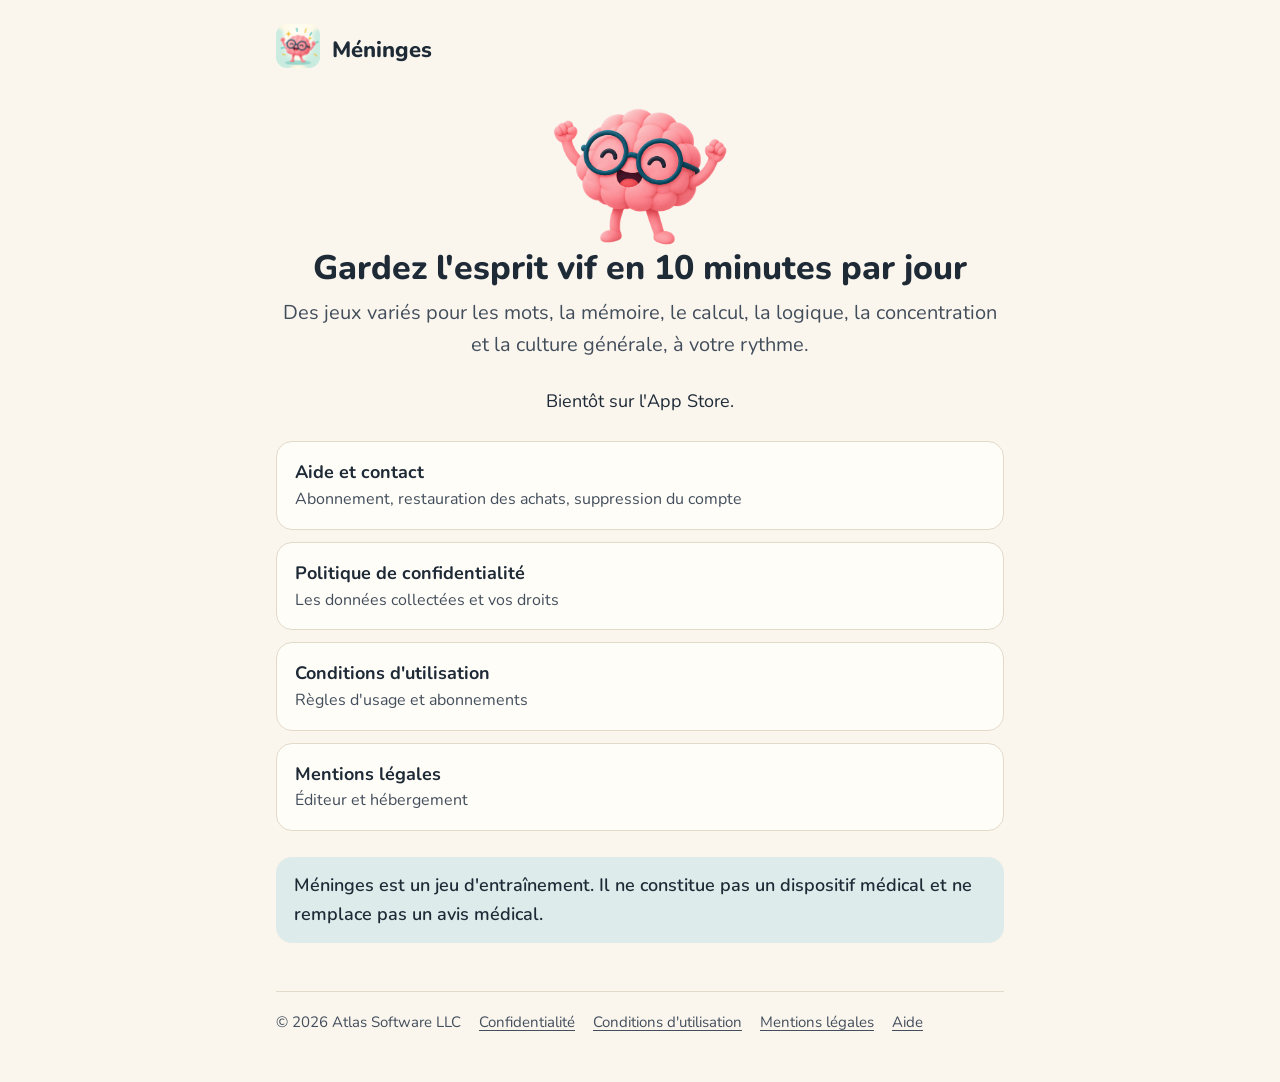
<file: index.html>
<!doctype html>
<html lang="fr">
<head>
<meta charset="utf-8">
<meta name="viewport" content="width=device-width, initial-scale=1">
<title>Méninges : jeux de mémoire</title>
<meta name="description" content="Méninges, 10 minutes par jour de jeux de mots, de calcul, de logique, de mémoire et de culture générale.">
<link rel="icon" href="assets/icone.png">
<link rel="apple-touch-icon" href="assets/icone.png">
<link rel="preconnect" href="https://fonts.googleapis.com">
<link rel="preconnect" href="https://fonts.gstatic.com" crossorigin>
<link href="https://fonts.googleapis.com/css2?family=Nunito:wght@400;600;700;800&display=swap" rel="stylesheet">
<link rel="stylesheet" href="style.css">
</head>
<body>
<div class="page">
<header class="haut"><a href=""><img src="assets/icone.png" alt=""></a><a class="marque" href="">Méninges</a></header>
<main>

<section class="accueil">
<img class="mascotte" src="assets/mascotte.png" alt="La mascotte de Méninges, un cerveau souriant à lunettes">
<h1>Gardez l'esprit vif en 10 minutes par jour</h1>
<p class="sous-titre">Des jeux variés pour les mots, la mémoire, le calcul, la logique, la concentration et la culture générale, à votre rythme.</p>
<p>Bientôt sur l'App Store.</p>
</section>
<nav class="liens">
<a href="aide/">Aide et contact<span>Abonnement, restauration des achats, suppression du compte</span></a>
<a href="confidentialite/">Politique de confidentialité<span>Les données collectées et vos droits</span></a>
<a href="conditions/">Conditions d'utilisation<span>Règles d'usage et abonnements</span></a>
<a href="mentions-legales/">Mentions légales<span>Éditeur et hébergement</span></a>
</nav>
<p class="avertissement">Méninges est un jeu d'entraînement. Il ne constitue pas un dispositif médical et ne remplace pas un avis médical.</p>

</main>
<footer class="bas">
<span>© 2026 Atlas Software LLC</span>
<a href="confidentialite/">Confidentialité</a>
<a href="conditions/">Conditions d'utilisation</a>
<a href="mentions-legales/">Mentions légales</a>
<a href="aide/">Aide</a>
</footer>
</div>
</body>
</html>
</file>
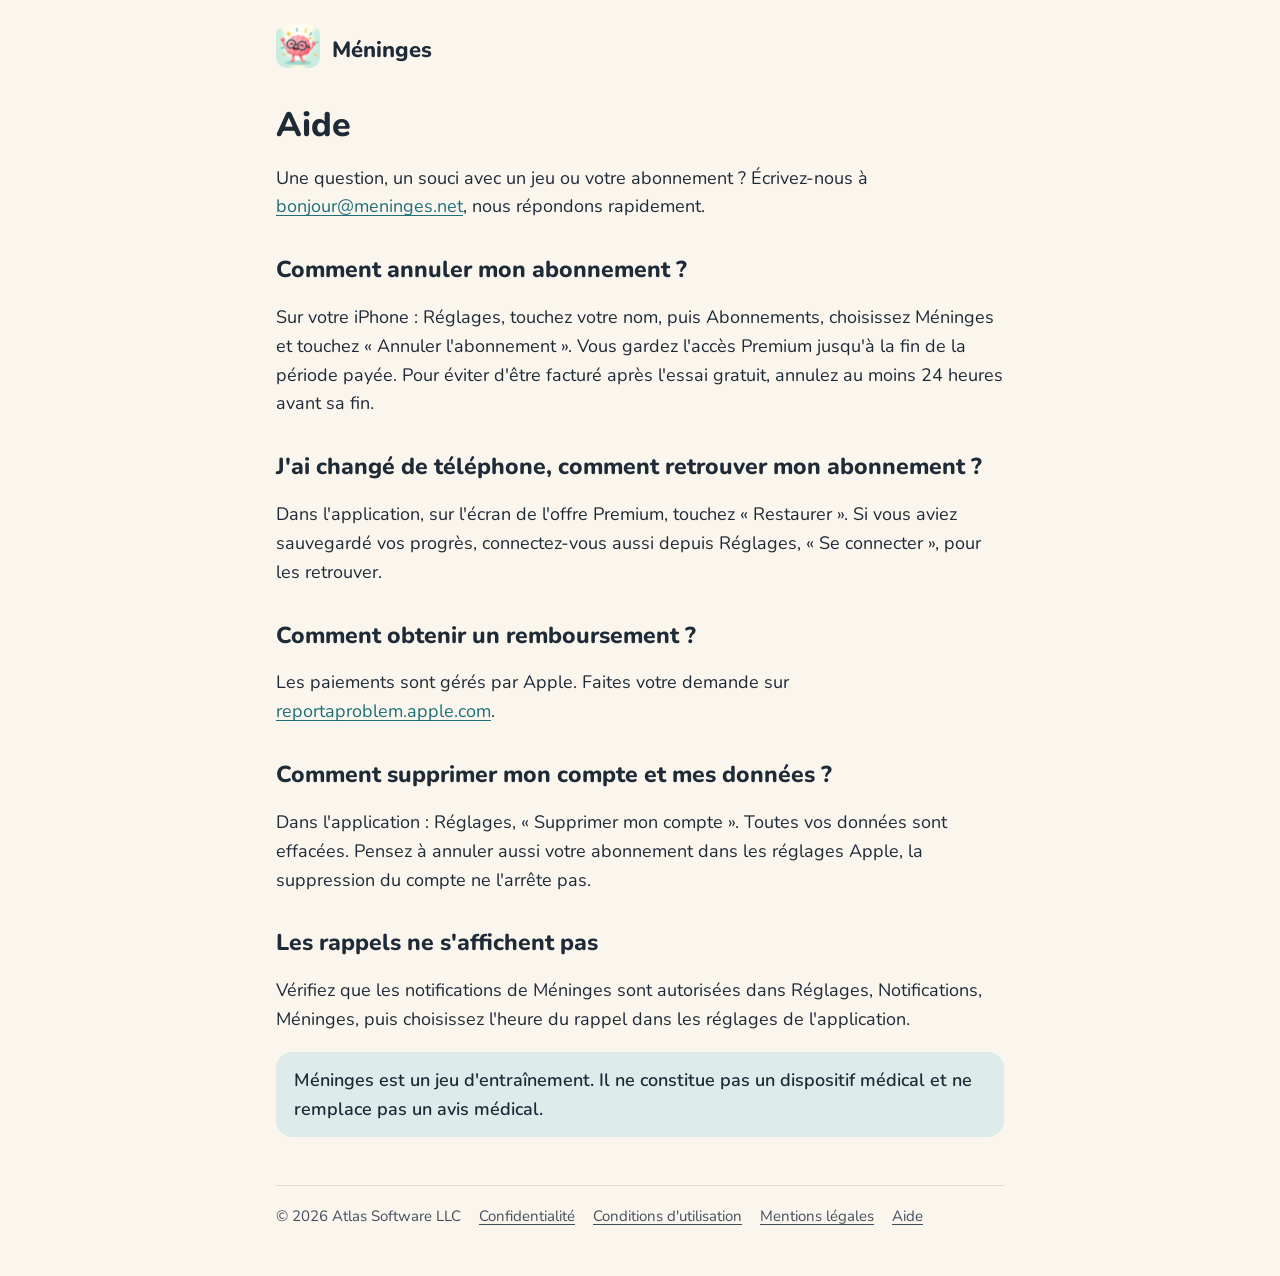
<file: aide/index.html>
<!doctype html>
<html lang="fr">
<head>
<meta charset="utf-8">
<meta name="viewport" content="width=device-width, initial-scale=1">
<title>Aide | Méninges</title>
<meta name="description" content="Aide et contact pour l'application Méninges : abonnement, achats, compte.">
<link rel="icon" href="../assets/icone.png">
<link rel="apple-touch-icon" href="../assets/icone.png">
<link rel="preconnect" href="https://fonts.googleapis.com">
<link rel="preconnect" href="https://fonts.gstatic.com" crossorigin>
<link href="https://fonts.googleapis.com/css2?family=Nunito:wght@400;600;700;800&display=swap" rel="stylesheet">
<link rel="stylesheet" href="../style.css">
</head>
<body>
<div class="page">
<header class="haut"><a href="../"><img src="../assets/icone.png" alt=""></a><a class="marque" href="../">Méninges</a></header>
<main>

<h1>Aide</h1>
<p>Une question, un souci avec un jeu ou votre abonnement ? Écrivez-nous à <a href="mailto:bonjour@meninges.net">bonjour@meninges.net</a>, nous répondons rapidement.</p>

<h2>Comment annuler mon abonnement ?</h2>
<p>Sur votre iPhone : Réglages, touchez votre nom, puis Abonnements, choisissez Méninges et touchez « Annuler l'abonnement ». Vous gardez l'accès Premium jusqu'à la fin de la période payée. Pour éviter d'être facturé après l'essai gratuit, annulez au moins 24 heures avant sa fin.</p>

<h2>J'ai changé de téléphone, comment retrouver mon abonnement ?</h2>
<p>Dans l'application, sur l'écran de l'offre Premium, touchez « Restaurer ». Si vous aviez sauvegardé vos progrès, connectez-vous aussi depuis Réglages, « Se connecter », pour les retrouver.</p>

<h2>Comment obtenir un remboursement ?</h2>
<p>Les paiements sont gérés par Apple. Faites votre demande sur <a href="https://reportaproblem.apple.com">reportaproblem.apple.com</a>.</p>

<h2>Comment supprimer mon compte et mes données ?</h2>
<p>Dans l'application : Réglages, « Supprimer mon compte ». Toutes vos données sont effacées. Pensez à annuler aussi votre abonnement dans les réglages Apple, la suppression du compte ne l'arrête pas.</p>

<h2>Les rappels ne s'affichent pas</h2>
<p>Vérifiez que les notifications de Méninges sont autorisées dans Réglages, Notifications, Méninges, puis choisissez l'heure du rappel dans les réglages de l'application.</p>
<p class="avertissement">Méninges est un jeu d'entraînement. Il ne constitue pas un dispositif médical et ne remplace pas un avis médical.</p>

</main>
<footer class="bas">
<span>© 2026 Atlas Software LLC</span>
<a href="../confidentialite/">Confidentialité</a>
<a href="../conditions/">Conditions d'utilisation</a>
<a href="../mentions-legales/">Mentions légales</a>
<a href="../aide/">Aide</a>
</footer>
</div>
</body>
</html>
</file>
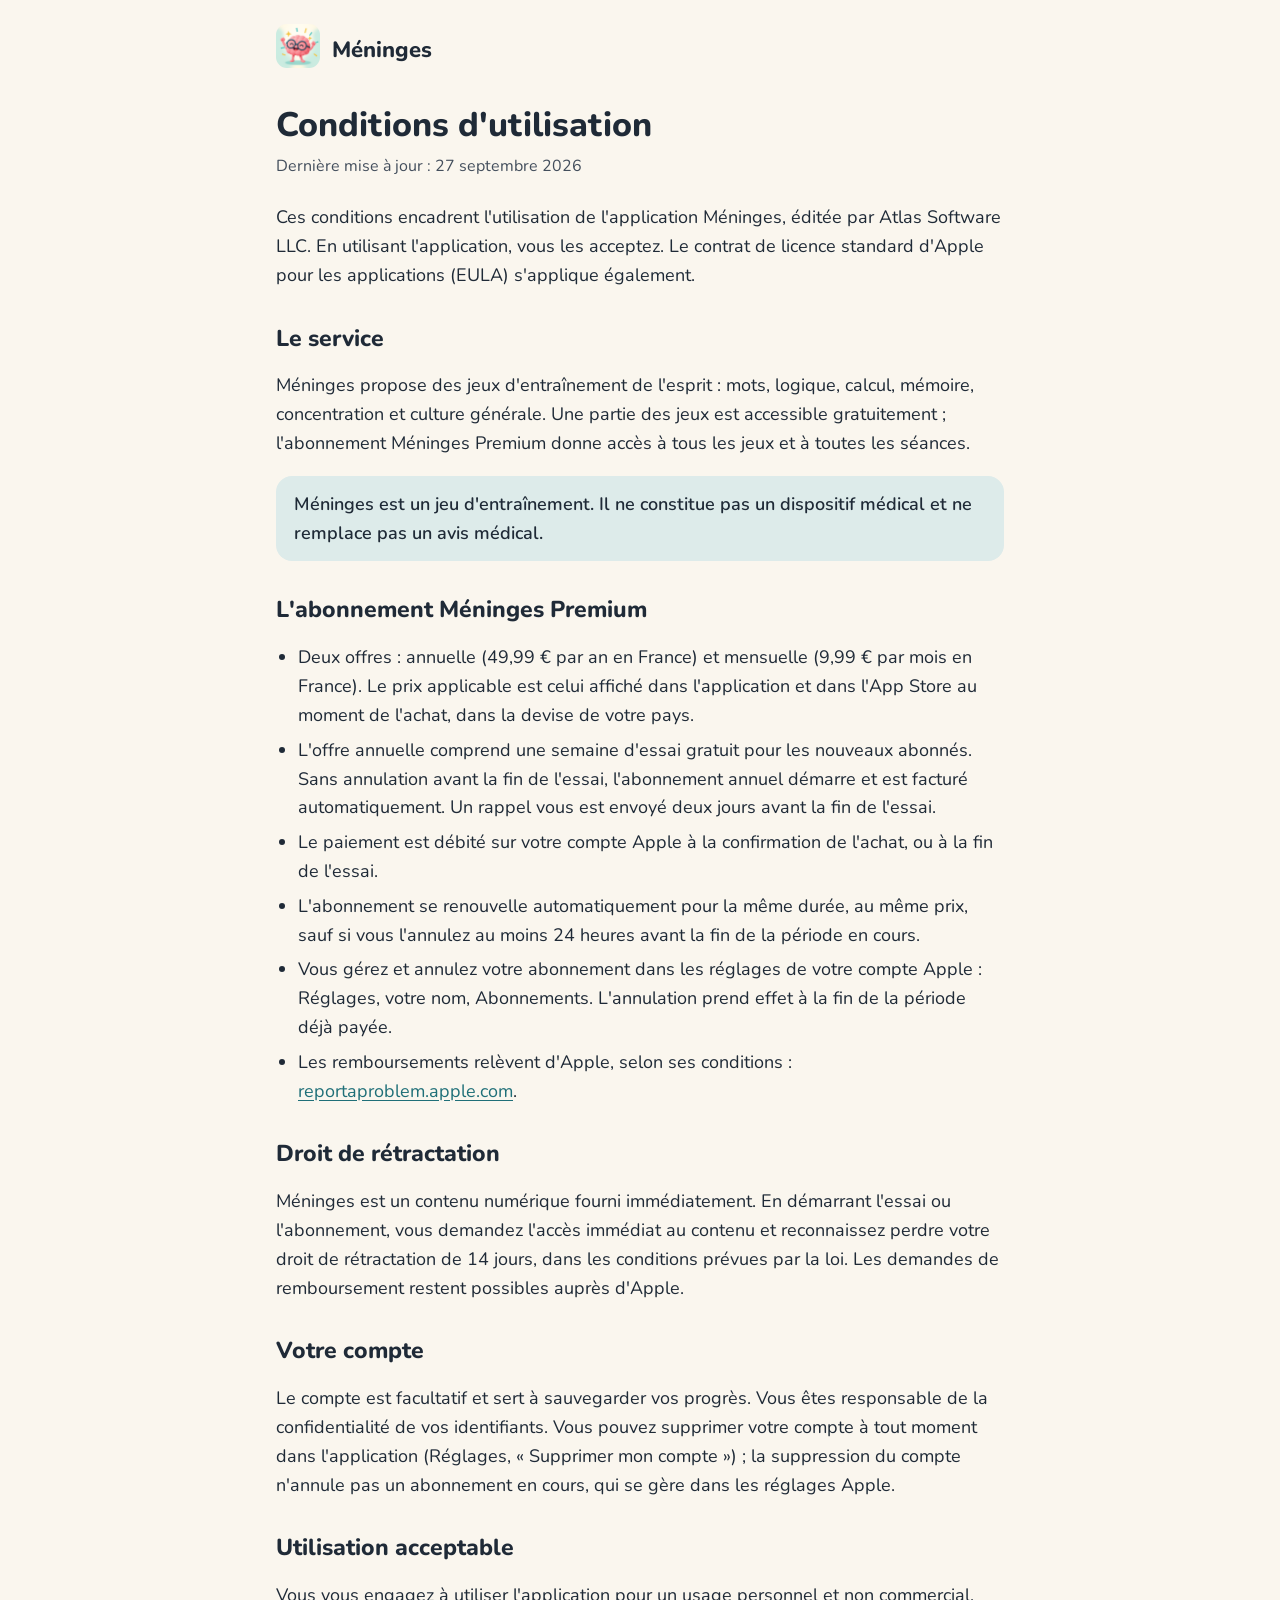
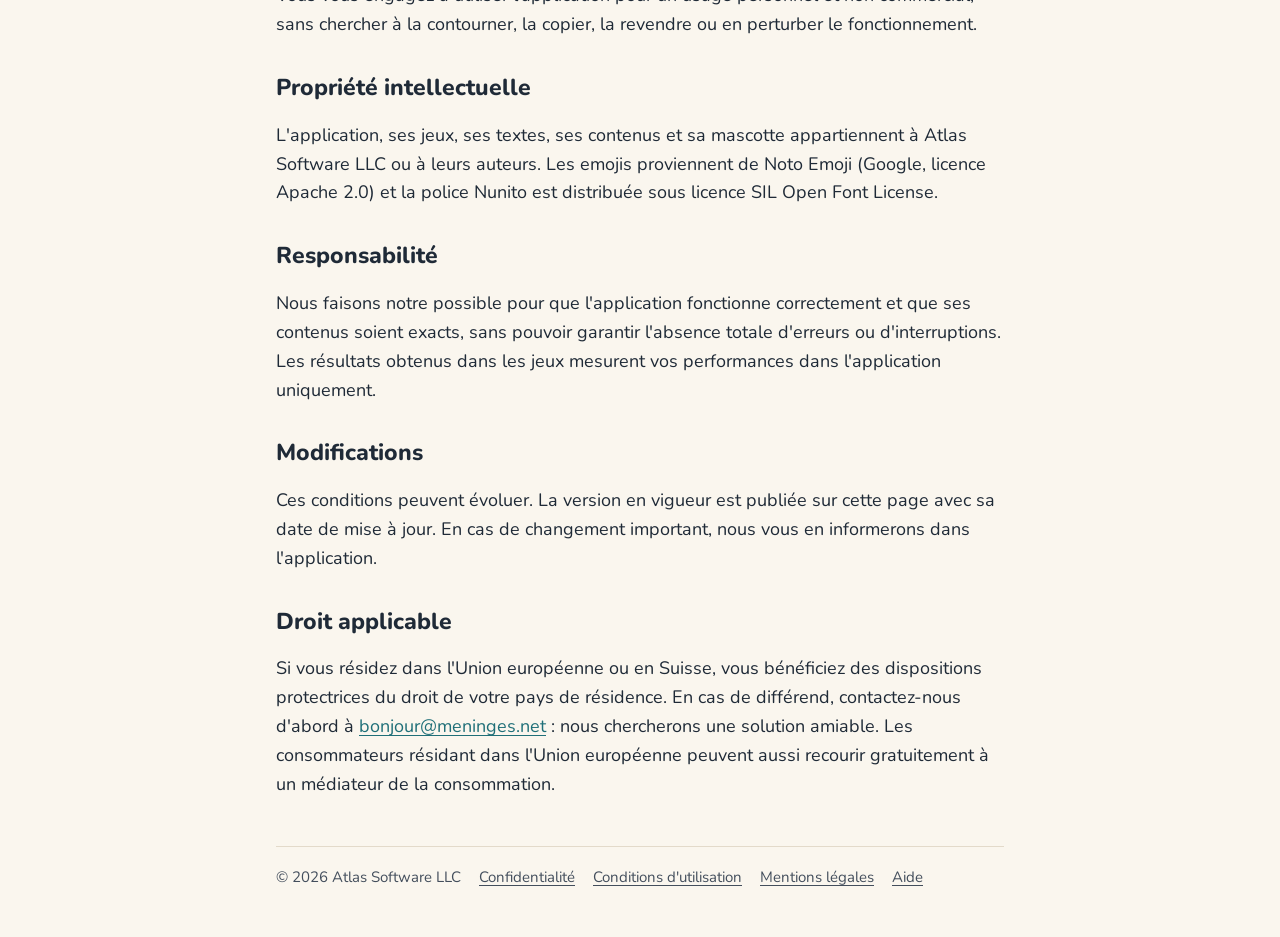
<file: conditions/index.html>
<!doctype html>
<html lang="fr">
<head>
<meta charset="utf-8">
<meta name="viewport" content="width=device-width, initial-scale=1">
<title>Conditions d'utilisation | Méninges</title>
<meta name="description" content="Conditions générales d'utilisation et d'abonnement de l'application Méninges.">
<link rel="icon" href="../assets/icone.png">
<link rel="apple-touch-icon" href="../assets/icone.png">
<link rel="preconnect" href="https://fonts.googleapis.com">
<link rel="preconnect" href="https://fonts.gstatic.com" crossorigin>
<link href="https://fonts.googleapis.com/css2?family=Nunito:wght@400;600;700;800&display=swap" rel="stylesheet">
<link rel="stylesheet" href="../style.css">
</head>
<body>
<div class="page">
<header class="haut"><a href="../"><img src="../assets/icone.png" alt=""></a><a class="marque" href="../">Méninges</a></header>
<main>

<h1>Conditions d'utilisation</h1>
<p class="maj">Dernière mise à jour : 27 septembre 2026</p>
<p>Ces conditions encadrent l'utilisation de l'application Méninges, éditée par Atlas Software LLC. En utilisant l'application, vous les acceptez. Le contrat de licence standard d'Apple pour les applications (EULA) s'applique également.</p>

<h2>Le service</h2>
<p>Méninges propose des jeux d'entraînement de l'esprit : mots, logique, calcul, mémoire, concentration et culture générale. Une partie des jeux est accessible gratuitement ; l'abonnement Méninges Premium donne accès à tous les jeux et à toutes les séances.</p>
<p class="avertissement">Méninges est un jeu d'entraînement. Il ne constitue pas un dispositif médical et ne remplace pas un avis médical.</p>

<h2>L'abonnement Méninges Premium</h2>
<ul>
<li>Deux offres : annuelle (49,99 € par an en France) et mensuelle (9,99 € par mois en France). Le prix applicable est celui affiché dans l'application et dans l'App Store au moment de l'achat, dans la devise de votre pays.</li>
<li>L'offre annuelle comprend une semaine d'essai gratuit pour les nouveaux abonnés. Sans annulation avant la fin de l'essai, l'abonnement annuel démarre et est facturé automatiquement. Un rappel vous est envoyé deux jours avant la fin de l'essai.</li>
<li>Le paiement est débité sur votre compte Apple à la confirmation de l'achat, ou à la fin de l'essai.</li>
<li>L'abonnement se renouvelle automatiquement pour la même durée, au même prix, sauf si vous l'annulez au moins 24 heures avant la fin de la période en cours.</li>
<li>Vous gérez et annulez votre abonnement dans les réglages de votre compte Apple : Réglages, votre nom, Abonnements. L'annulation prend effet à la fin de la période déjà payée.</li>
<li>Les remboursements relèvent d'Apple, selon ses conditions : <a href="https://reportaproblem.apple.com">reportaproblem.apple.com</a>.</li>
</ul>

<h2>Droit de rétractation</h2>
<p>Méninges est un contenu numérique fourni immédiatement. En démarrant l'essai ou l'abonnement, vous demandez l'accès immédiat au contenu et reconnaissez perdre votre droit de rétractation de 14 jours, dans les conditions prévues par la loi. Les demandes de remboursement restent possibles auprès d'Apple.</p>

<h2>Votre compte</h2>
<p>Le compte est facultatif et sert à sauvegarder vos progrès. Vous êtes responsable de la confidentialité de vos identifiants. Vous pouvez supprimer votre compte à tout moment dans l'application (Réglages, « Supprimer mon compte ») ; la suppression du compte n'annule pas un abonnement en cours, qui se gère dans les réglages Apple.</p>

<h2>Utilisation acceptable</h2>
<p>Vous vous engagez à utiliser l'application pour un usage personnel et non commercial, sans chercher à la contourner, la copier, la revendre ou en perturber le fonctionnement.</p>

<h2>Propriété intellectuelle</h2>
<p>L'application, ses jeux, ses textes, ses contenus et sa mascotte appartiennent à Atlas Software LLC ou à leurs auteurs. Les emojis proviennent de Noto Emoji (Google, licence Apache 2.0) et la police Nunito est distribuée sous licence SIL Open Font License.</p>

<h2>Responsabilité</h2>
<p>Nous faisons notre possible pour que l'application fonctionne correctement et que ses contenus soient exacts, sans pouvoir garantir l'absence totale d'erreurs ou d'interruptions. Les résultats obtenus dans les jeux mesurent vos performances dans l'application uniquement.</p>

<h2>Modifications</h2>
<p>Ces conditions peuvent évoluer. La version en vigueur est publiée sur cette page avec sa date de mise à jour. En cas de changement important, nous vous en informerons dans l'application.</p>

<h2>Droit applicable</h2>
<p>Si vous résidez dans l'Union européenne ou en Suisse, vous bénéficiez des dispositions protectrices du droit de votre pays de résidence. En cas de différend, contactez-nous d'abord à <a href="mailto:bonjour@meninges.net">bonjour@meninges.net</a> : nous chercherons une solution amiable. Les consommateurs résidant dans l'Union européenne peuvent aussi recourir gratuitement à un médiateur de la consommation.</p>

</main>
<footer class="bas">
<span>© 2026 Atlas Software LLC</span>
<a href="../confidentialite/">Confidentialité</a>
<a href="../conditions/">Conditions d'utilisation</a>
<a href="../mentions-legales/">Mentions légales</a>
<a href="../aide/">Aide</a>
</footer>
</div>
</body>
</html>
</file>
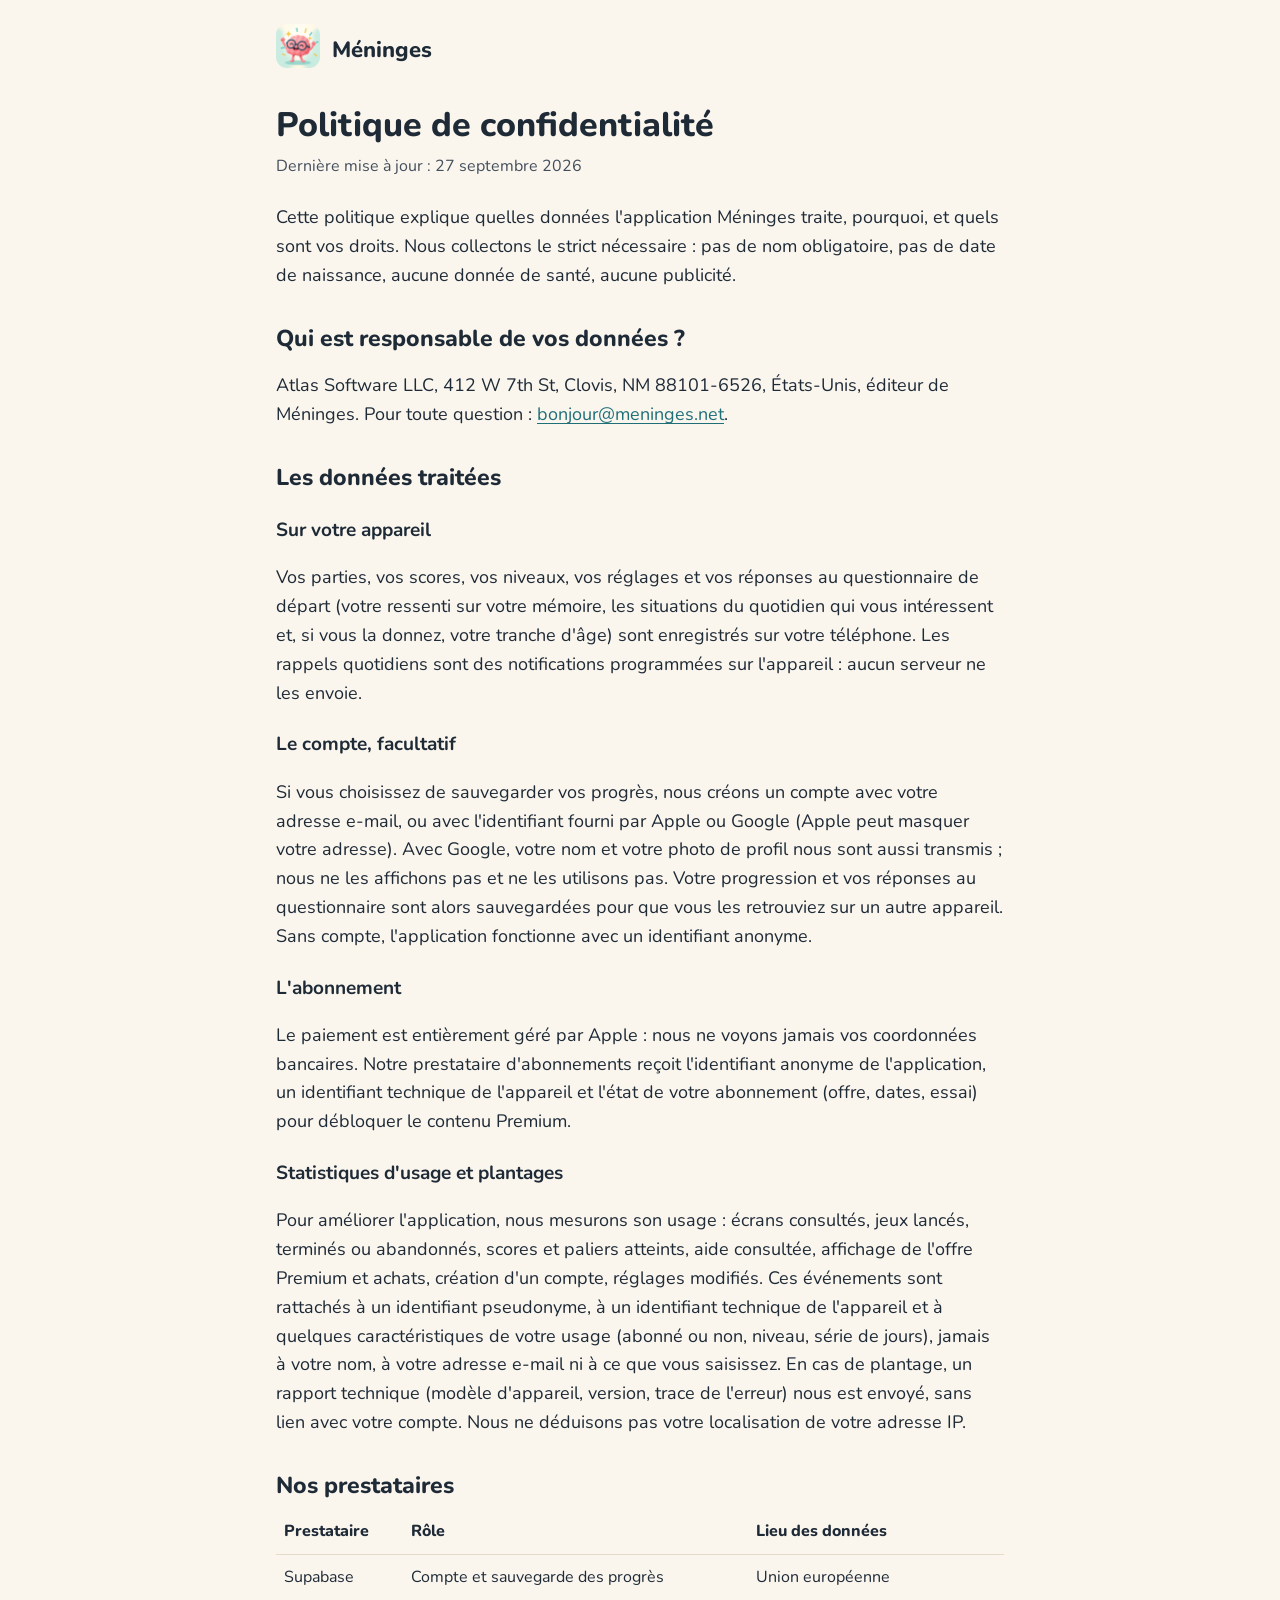
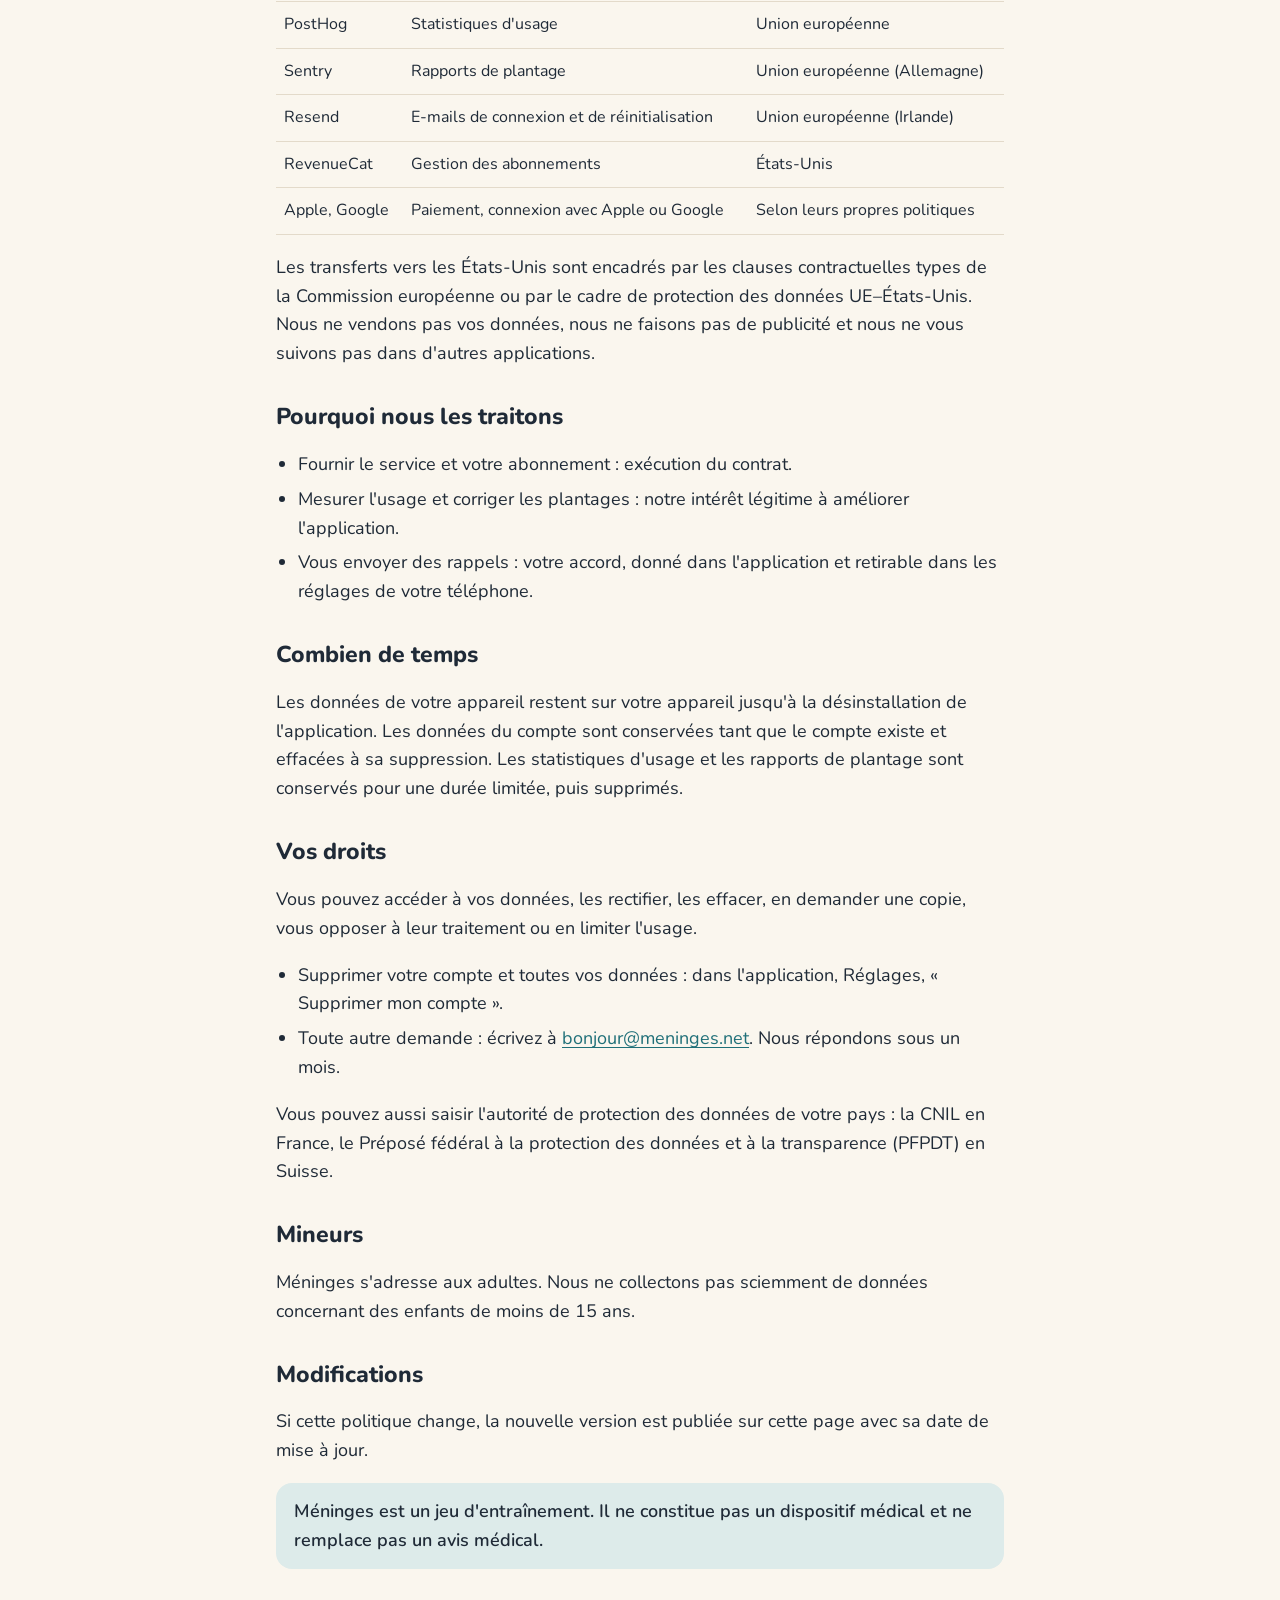
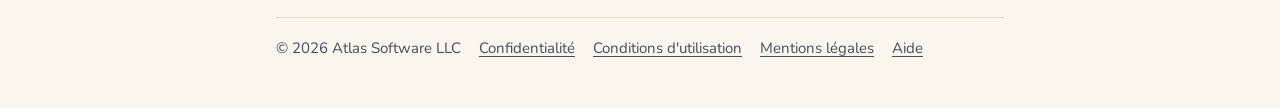
<file: confidentialite/index.html>
<!doctype html>
<html lang="fr">
<head>
<meta charset="utf-8">
<meta name="viewport" content="width=device-width, initial-scale=1">
<title>Confidentialité | Méninges</title>
<meta name="description" content="Politique de confidentialité de l'application Méninges.">
<link rel="icon" href="../assets/icone.png">
<link rel="apple-touch-icon" href="../assets/icone.png">
<link rel="preconnect" href="https://fonts.googleapis.com">
<link rel="preconnect" href="https://fonts.gstatic.com" crossorigin>
<link href="https://fonts.googleapis.com/css2?family=Nunito:wght@400;600;700;800&display=swap" rel="stylesheet">
<link rel="stylesheet" href="../style.css">
</head>
<body>
<div class="page">
<header class="haut"><a href="../"><img src="../assets/icone.png" alt=""></a><a class="marque" href="../">Méninges</a></header>
<main>

<h1>Politique de confidentialité</h1>
<p class="maj">Dernière mise à jour : 27 septembre 2026</p>
<p>Cette politique explique quelles données l'application Méninges traite, pourquoi, et quels sont vos droits. Nous collectons le strict nécessaire : pas de nom obligatoire, pas de date de naissance, aucune donnée de santé, aucune publicité.</p>

<h2>Qui est responsable de vos données ?</h2>
<p>Atlas Software LLC, 412 W 7th St, Clovis, NM 88101-6526, États-Unis, éditeur de Méninges. Pour toute question : <a href="mailto:bonjour@meninges.net">bonjour@meninges.net</a>.</p>

<h2>Les données traitées</h2>
<h3>Sur votre appareil</h3>
<p>Vos parties, vos scores, vos niveaux, vos réglages et vos réponses au questionnaire de départ (votre ressenti sur votre mémoire, les situations du quotidien qui vous intéressent et, si vous la donnez, votre tranche d'âge) sont enregistrés sur votre téléphone. Les rappels quotidiens sont des notifications programmées sur l'appareil : aucun serveur ne les envoie.</p>
<h3>Le compte, facultatif</h3>
<p>Si vous choisissez de sauvegarder vos progrès, nous créons un compte avec votre adresse e-mail, ou avec l'identifiant fourni par Apple ou Google (Apple peut masquer votre adresse). Avec Google, votre nom et votre photo de profil nous sont aussi transmis ; nous ne les affichons pas et ne les utilisons pas. Votre progression et vos réponses au questionnaire sont alors sauvegardées pour que vous les retrouviez sur un autre appareil. Sans compte, l'application fonctionne avec un identifiant anonyme.</p>
<h3>L'abonnement</h3>
<p>Le paiement est entièrement géré par Apple : nous ne voyons jamais vos coordonnées bancaires. Notre prestataire d'abonnements reçoit l'identifiant anonyme de l'application, un identifiant technique de l'appareil et l'état de votre abonnement (offre, dates, essai) pour débloquer le contenu Premium.</p>
<h3>Statistiques d'usage et plantages</h3>
<p>Pour améliorer l'application, nous mesurons son usage : écrans consultés, jeux lancés, terminés ou abandonnés, scores et paliers atteints, aide consultée, affichage de l'offre Premium et achats, création d'un compte, réglages modifiés. Ces événements sont rattachés à un identifiant pseudonyme, à un identifiant technique de l'appareil et à quelques caractéristiques de votre usage (abonné ou non, niveau, série de jours), jamais à votre nom, à votre adresse e-mail ni à ce que vous saisissez. En cas de plantage, un rapport technique (modèle d'appareil, version, trace de l'erreur) nous est envoyé, sans lien avec votre compte. Nous ne déduisons pas votre localisation de votre adresse IP.</p>

<h2>Nos prestataires</h2>
<div class="tableau"><table>
<tr><th>Prestataire</th><th>Rôle</th><th>Lieu des données</th></tr>
<tr><td>Supabase</td><td>Compte et sauvegarde des progrès</td><td>Union européenne</td></tr>
<tr><td>PostHog</td><td>Statistiques d'usage</td><td>Union européenne</td></tr>
<tr><td>Sentry</td><td>Rapports de plantage</td><td>Union européenne (Allemagne)</td></tr>
<tr><td>Resend</td><td>E-mails de connexion et de réinitialisation</td><td>Union européenne (Irlande)</td></tr>
<tr><td>RevenueCat</td><td>Gestion des abonnements</td><td>États-Unis</td></tr>
<tr><td>Apple, Google</td><td>Paiement, connexion avec Apple ou Google</td><td>Selon leurs propres politiques</td></tr>
</table></div>
<p>Les transferts vers les États-Unis sont encadrés par les clauses contractuelles types de la Commission européenne ou par le cadre de protection des données UE–États-Unis. Nous ne vendons pas vos données, nous ne faisons pas de publicité et nous ne vous suivons pas dans d'autres applications.</p>

<h2>Pourquoi nous les traitons</h2>
<ul>
<li>Fournir le service et votre abonnement : exécution du contrat.</li>
<li>Mesurer l'usage et corriger les plantages : notre intérêt légitime à améliorer l'application.</li>
<li>Vous envoyer des rappels : votre accord, donné dans l'application et retirable dans les réglages de votre téléphone.</li>
</ul>

<h2>Combien de temps</h2>
<p>Les données de votre appareil restent sur votre appareil jusqu'à la désinstallation de l'application. Les données du compte sont conservées tant que le compte existe et effacées à sa suppression. Les statistiques d'usage et les rapports de plantage sont conservés pour une durée limitée, puis supprimés.</p>

<h2>Vos droits</h2>
<p>Vous pouvez accéder à vos données, les rectifier, les effacer, en demander une copie, vous opposer à leur traitement ou en limiter l'usage.</p>
<ul>
<li>Supprimer votre compte et toutes vos données : dans l'application, Réglages, « Supprimer mon compte ».</li>
<li>Toute autre demande : écrivez à <a href="mailto:bonjour@meninges.net">bonjour@meninges.net</a>. Nous répondons sous un mois.</li>
</ul>
<p>Vous pouvez aussi saisir l'autorité de protection des données de votre pays : la CNIL en France, le Préposé fédéral à la protection des données et à la transparence (PFPDT) en Suisse.</p>

<h2>Mineurs</h2>
<p>Méninges s'adresse aux adultes. Nous ne collectons pas sciemment de données concernant des enfants de moins de 15 ans.</p>

<h2>Modifications</h2>
<p>Si cette politique change, la nouvelle version est publiée sur cette page avec sa date de mise à jour.</p>
<p class="avertissement">Méninges est un jeu d'entraînement. Il ne constitue pas un dispositif médical et ne remplace pas un avis médical.</p>

</main>
<footer class="bas">
<span>© 2026 Atlas Software LLC</span>
<a href="../confidentialite/">Confidentialité</a>
<a href="../conditions/">Conditions d'utilisation</a>
<a href="../mentions-legales/">Mentions légales</a>
<a href="../aide/">Aide</a>
</footer>
</div>
</body>
</html>
</file>
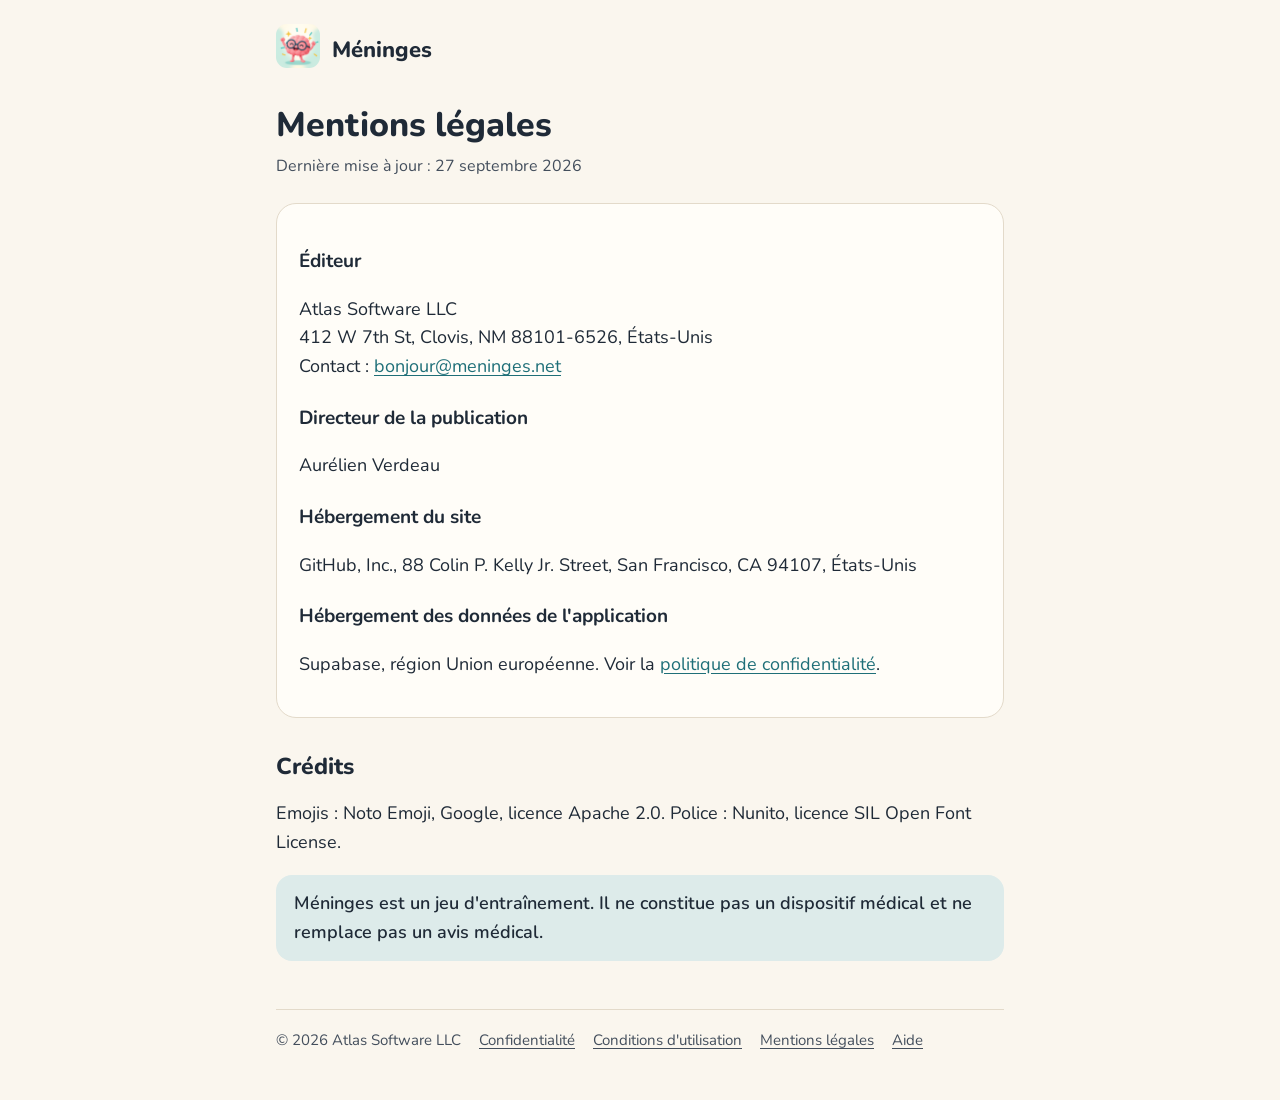
<file: mentions-legales/index.html>
<!doctype html>
<html lang="fr">
<head>
<meta charset="utf-8">
<meta name="viewport" content="width=device-width, initial-scale=1">
<title>Mentions légales | Méninges</title>
<meta name="description" content="Mentions légales de l'application et du site Méninges.">
<link rel="icon" href="../assets/icone.png">
<link rel="apple-touch-icon" href="../assets/icone.png">
<link rel="preconnect" href="https://fonts.googleapis.com">
<link rel="preconnect" href="https://fonts.gstatic.com" crossorigin>
<link href="https://fonts.googleapis.com/css2?family=Nunito:wght@400;600;700;800&display=swap" rel="stylesheet">
<link rel="stylesheet" href="../style.css">
</head>
<body>
<div class="page">
<header class="haut"><a href="../"><img src="../assets/icone.png" alt=""></a><a class="marque" href="../">Méninges</a></header>
<main>

<h1>Mentions légales</h1>
<p class="maj">Dernière mise à jour : 27 septembre 2026</p>
<div class="carte">
<h3>Éditeur</h3>
<p>Atlas Software LLC<br>412 W 7th St, Clovis, NM 88101-6526, États-Unis<br>Contact : <a href="mailto:bonjour@meninges.net">bonjour@meninges.net</a></p>
<h3>Directeur de la publication</h3>
<p>Aurélien Verdeau</p>
<h3>Hébergement du site</h3>
<p>GitHub, Inc., 88 Colin P. Kelly Jr. Street, San Francisco, CA 94107, États-Unis</p>
<h3>Hébergement des données de l'application</h3>
<p>Supabase, région Union européenne. Voir la <a href="../confidentialite/">politique de confidentialité</a>.</p>
</div>
<h2>Crédits</h2>
<p>Emojis : Noto Emoji, Google, licence Apache 2.0. Police : Nunito, licence SIL Open Font License.</p>
<p class="avertissement">Méninges est un jeu d'entraînement. Il ne constitue pas un dispositif médical et ne remplace pas un avis médical.</p>

</main>
<footer class="bas">
<span>© 2026 Atlas Software LLC</span>
<a href="../confidentialite/">Confidentialité</a>
<a href="../conditions/">Conditions d'utilisation</a>
<a href="../mentions-legales/">Mentions légales</a>
<a href="../aide/">Aide</a>
</footer>
</div>
</body>
</html>
</file>
<file: style.css>
:root {
  --creme: #faf6ee;
  --papier: #fffdf8;
  --encre: #1f2a37;
  --encre-douce: #434e5c;
  --canard: #1f6f78;
  --canard-doux: #ddebea;
  --filet: #e3dacA;
  color-scheme: light dark;
}

@media (prefers-color-scheme: dark) {
  :root {
    --creme: #141a22;
    --papier: #1e2631;
    --encre: #f2eee6;
    --encre-douce: #c9ced6;
    --canard: #6fc3cb;
    --canard-doux: #1c4449;
    --filet: #334050;
  }
}

* { box-sizing: border-box; }

html { -webkit-text-size-adjust: 100%; }

body {
  margin: 0;
  background: var(--creme);
  color: var(--encre);
  font-family: "Nunito", system-ui, -apple-system, "Segoe UI", sans-serif;
  font-size: 18px;
  line-height: 1.6;
}

a { color: var(--canard); text-underline-offset: 3px; }

.page {
  max-width: 760px;
  margin: 0 auto;
  padding: 24px 16px 48px;
}

header.haut {
  display: flex;
  align-items: center;
  gap: 12px;
  margin-bottom: 28px;
}

header.haut img { width: 44px; height: 44px; border-radius: 11px; }

header.haut a.marque {
  color: var(--encre);
  font-weight: 800;
  font-size: 22px;
  text-decoration: none;
}

h1 { font-size: 34px; line-height: 1.2; margin: 0 0 8px; font-weight: 800; }
h2 { font-size: 23px; line-height: 1.3; margin: 34px 0 8px; font-weight: 800; }
h3 { font-size: 19px; margin: 22px 0 4px; font-weight: 700; }

.maj { color: var(--encre-douce); font-size: 16px; margin: 0 0 24px; }

.carte {
  background: var(--papier);
  border: 1px solid var(--filet);
  border-radius: 20px;
  padding: 20px 22px;
  margin: 18px 0;
}

.avertissement {
  background: var(--canard-doux);
  border-radius: 16px;
  padding: 14px 18px;
  font-weight: 600;
}

ul { padding-left: 22px; }
li { margin: 6px 0; }

table { width: 100%; border-collapse: collapse; font-size: 16px; }
th, td { text-align: left; vertical-align: top; padding: 10px 8px; border-bottom: 1px solid var(--filet); }
th { font-weight: 800; }
.tableau { overflow-x: auto; }

.accueil { text-align: center; }
.accueil img.mascotte { width: 180px; height: auto; margin: 8px auto 0; display: block; }
.accueil p.sous-titre { font-size: 20px; color: var(--encre-douce); margin: 4px 0 26px; }

.liens { display: grid; gap: 12px; margin: 26px 0; text-align: left; }
.liens a {
  display: block;
  background: var(--papier);
  border: 1px solid var(--filet);
  border-radius: 16px;
  padding: 16px 18px;
  color: var(--encre);
  font-weight: 700;
  text-decoration: none;
}
.liens a span { display: block; font-weight: 400; color: var(--encre-douce); font-size: 16px; }

footer.bas {
  margin-top: 48px;
  padding-top: 18px;
  border-top: 1px solid var(--filet);
  font-size: 15px;
  color: var(--encre-douce);
  display: flex;
  flex-wrap: wrap;
  gap: 8px 18px;
}
footer.bas a { color: var(--encre-douce); }
</file>
